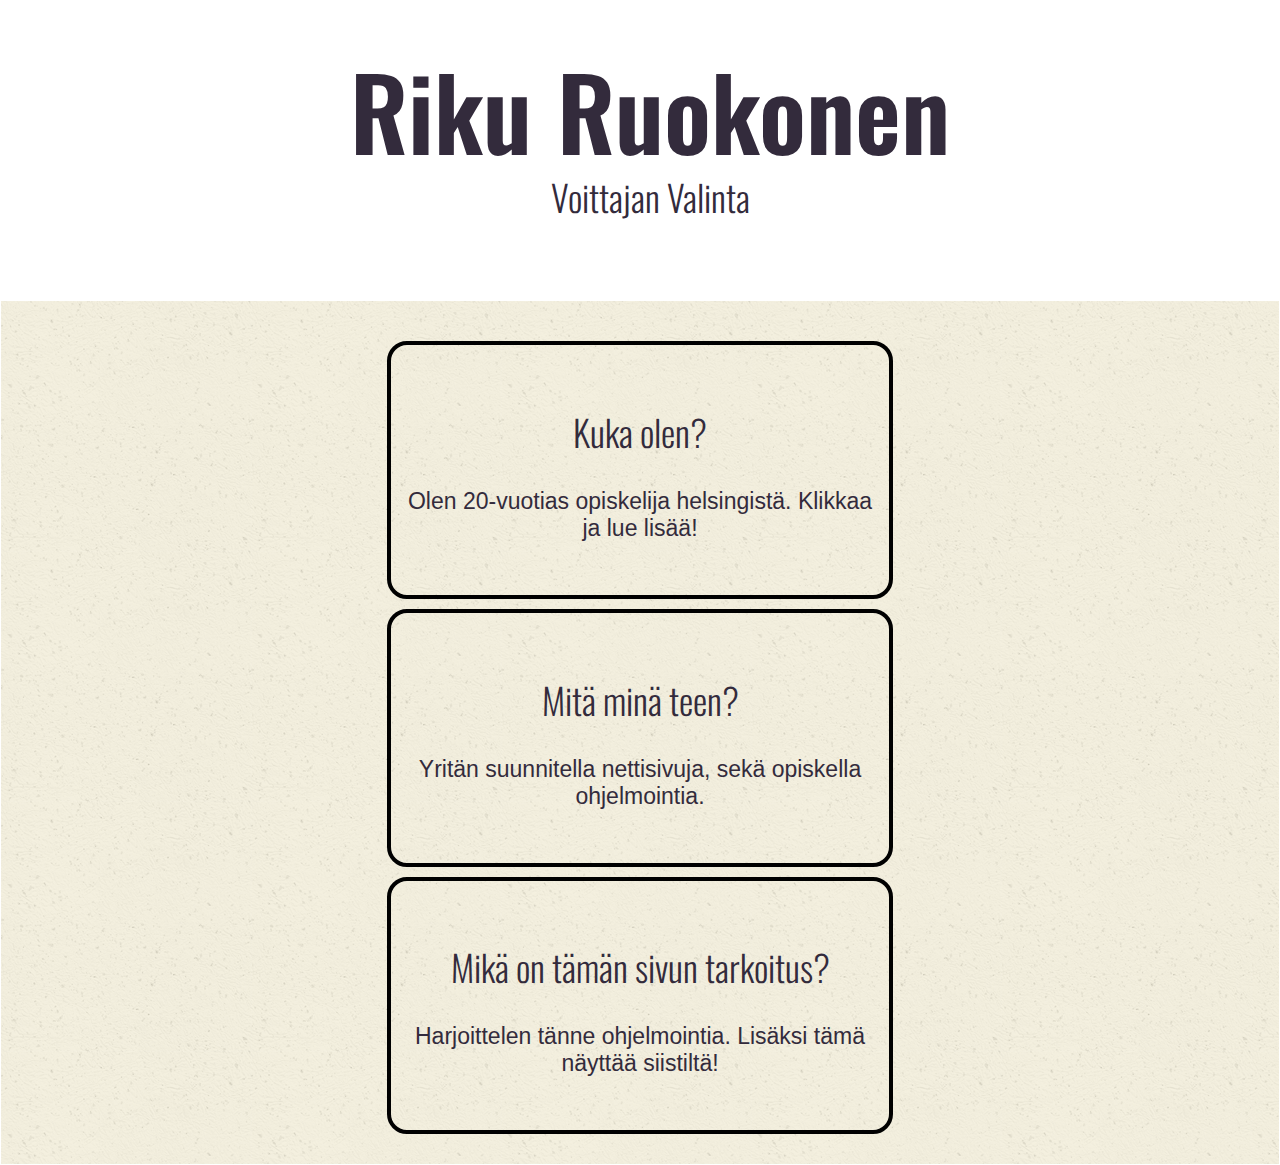
<file: index.html>
<!DOCTYPE html>
<html>
  <head>
    <title> Yung Rick pages </title>
    <link rel="stylesheet" type="text/css" href="style.css">
	<script src="https://ajax.googleapis.com/ajax/libs/jquery/3.1.1/jquery.min.js"></script>
	<script type="text/javascript" src="script.js"></script>
	<link href="https://fonts.googleapis.com/css?family=Oswald" rel="stylesheet">
  </head>
  
  <body>
    <div class="header">
      <div id="headertext">
        <h1>Riku Ruokonen</h1>
        <h2>Voittajan Valinta</h2>
      </div>
    </div>
	
	<div class="main">
	    <div class: "fade">
		<div class= "question">
			<a href="who.html">
			  <h2>Kuka olen?</h2>
			</a>
			<p> Olen 20-vuotias opiskelija helsingistä. Klikkaa ja lue lisää! </p>
		</div>
	 </div>
		
		<div class= "question">
			<h2>Mitä minä teen?</h2>
			<p> Yritän suunnitella nettisivuja, sekä opiskella ohjelmointia.</p>
	    </div>
		
		<div class= "question">
			<h2>Mikä on tämän sivun tarkoitus?</h2>
			<p> Harjoittelen tänne ohjelmointia. Lisäksi tämä näyttää siistiltä!</p>
	    </div>
	</div>
  </body>
          
        



</html>
</file>
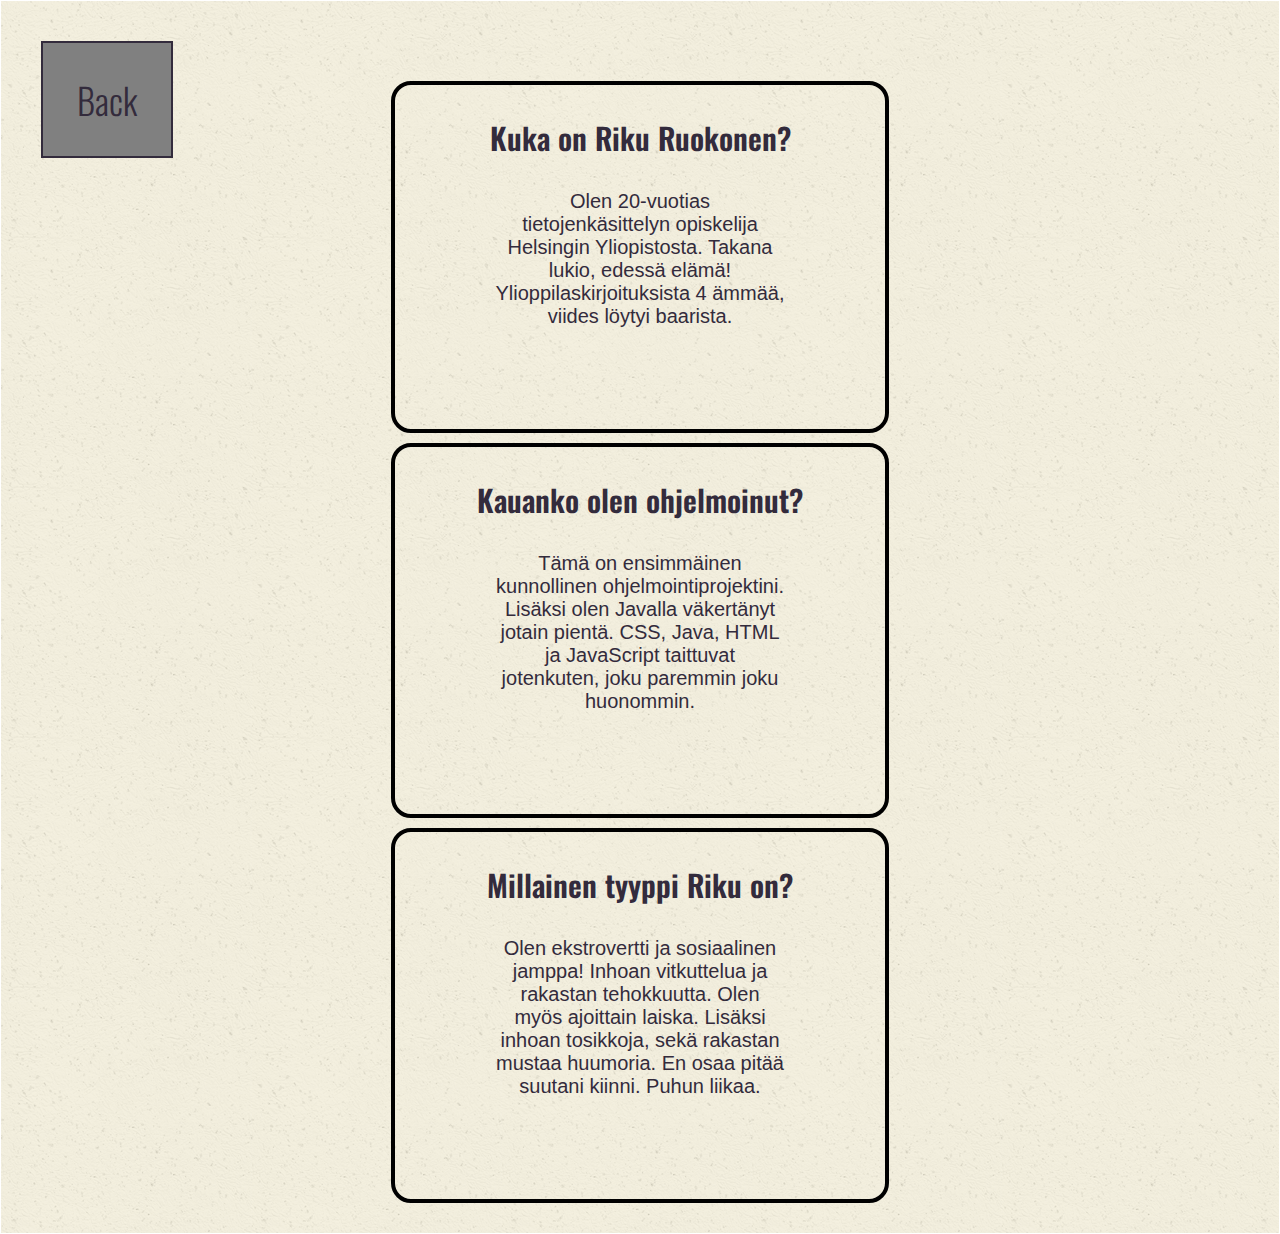
<file: who.html>
<!DOCTYPE html>
<html>
  <head>
    <title> Yung Info </title>
    <link rel="stylesheet" type="text/css" href="style.css">
	<script src="https://ajax.googleapis.com/ajax/libs/jquery/3.1.1/jquery.min.js"></script>
	<script type="text/javascript" src="script.js"></script>
	<link href="https://fonts.googleapis.com/css?family=Oswald" rel="stylesheet">
  </head>
  
  <body>
  <div class="main">
  <div class="back">
    <a href="index.html">
	  <h2> Back </h2>
	</a>
  </div>
  <div class="info">
  <div class = "topelement">
    <div class="box">
    <h2>Kuka on Riku Ruokonen?</h2>
    <p>Olen 20-vuotias tietojenkäsittelyn opiskelija Helsingin Yliopistosta. Takana lukio, edessä elämä! Ylioppilaskirjoituksista 4 ämmää, viides löytyi baarista. </p>
	</div>
	</div>
	
    <div class="box">
    <h2>Kauanko olen ohjelmoinut?</h2>
    <p>Tämä on ensimmäinen kunnollinen ohjelmointiprojektini. Lisäksi olen Javalla väkertänyt jotain pientä. CSS, Java, HTML ja JavaScript taittuvat jotenkuten, joku paremmin joku huonommin.</p>
	 </div>
	
    <div class="box">
    <h2>Millainen tyyppi Riku on?</h2>
    <p>Olen ekstrovertti ja sosiaalinen jamppa! Inhoan vitkuttelua ja rakastan tehokkuutta. Olen myös ajoittain laiska. Lisäksi inhoan tosikkoja, sekä rakastan mustaa huumoria. En osaa pitää suutani kiinni. Puhun liikaa. </p>
	 </div>
  </div>
  </div>
  </body>
          
        



</html>
</file>
<file: style.css>
.header {
 background-image: url("http://oi67.tinypic.com/116m6c7.jpg");
 background-position:center center;
 background-size: cover;  
 height: 280px;
 width: 100%;
 padding: 10px
 
}

.topelement {
	margin-top: 50px;
}

.back {
	
	font-size: 50px;
	display: inline-block;
	border: 2px solid #332b3c;
	margin: 10px;
	background-color: grey;
	width: 10%;
	position:absolute;
	
}
body {
	margin: 0px;
	
}

#headertext {
  margin: 0 auto;
  position: relative;
  text-align: center;
  top: 25%;
  width: 60%;
}

h1 {
  color: #332b3c;
  font-family: 'Oswald', sans-serif;
  font-size: 100px;
  font-weight: 600;
  line-height: 60px;
  margin: 0;
}

h2 {
  color: #332b3c;
  font-family: 'Oswald', sans-serif;
  text-align: center;
  font-size: 36px;
  font-weight: 300;
}

.main{
  background: url("ricepaper_v3.png");
  margin: 1px;
  padding: 30px;
  }


p {
  color: #332b3c;
  font-family: 'Open-Sans', sans-serif;
  font-size: 23px;
  font-weight: 400;
  text-align: center;
  
	
}

.question {
	
	border-style: solid;
	border-width: 4px;
	border-radius: 20px;
	width: 40%;
	padding: 30px 5px;
  margin: auto;
	margin-top: 10px
	
	
}

a:link, a:visited { 
	color: inherit;
	text-decoration: none;
}
	
.info p {
  color: #332b3c;
  width: 60%;
  margin: auto;
  margin-top: 10px;
  margin-bottom: 100px;
  font-family: 'Open-Sans', sans-serif;
  font-size: 20px;
  font-weight: 400;
  text-align: center;
	
}

.info h2 {
  color: #332b3c;
  font-family: 'Oswald', sans-serif;
  font-size: 30px;
  font-weight: 600;
  line-height: 64px;
  margin: 20px;
 
	
}

.box {
	border-style: solid;
	border-width: 4px;
	border-radius: 20px;
	width: 40%;
	padding: 1px;
  margin: auto;
	margin-top: 10px
	
}
</file>
